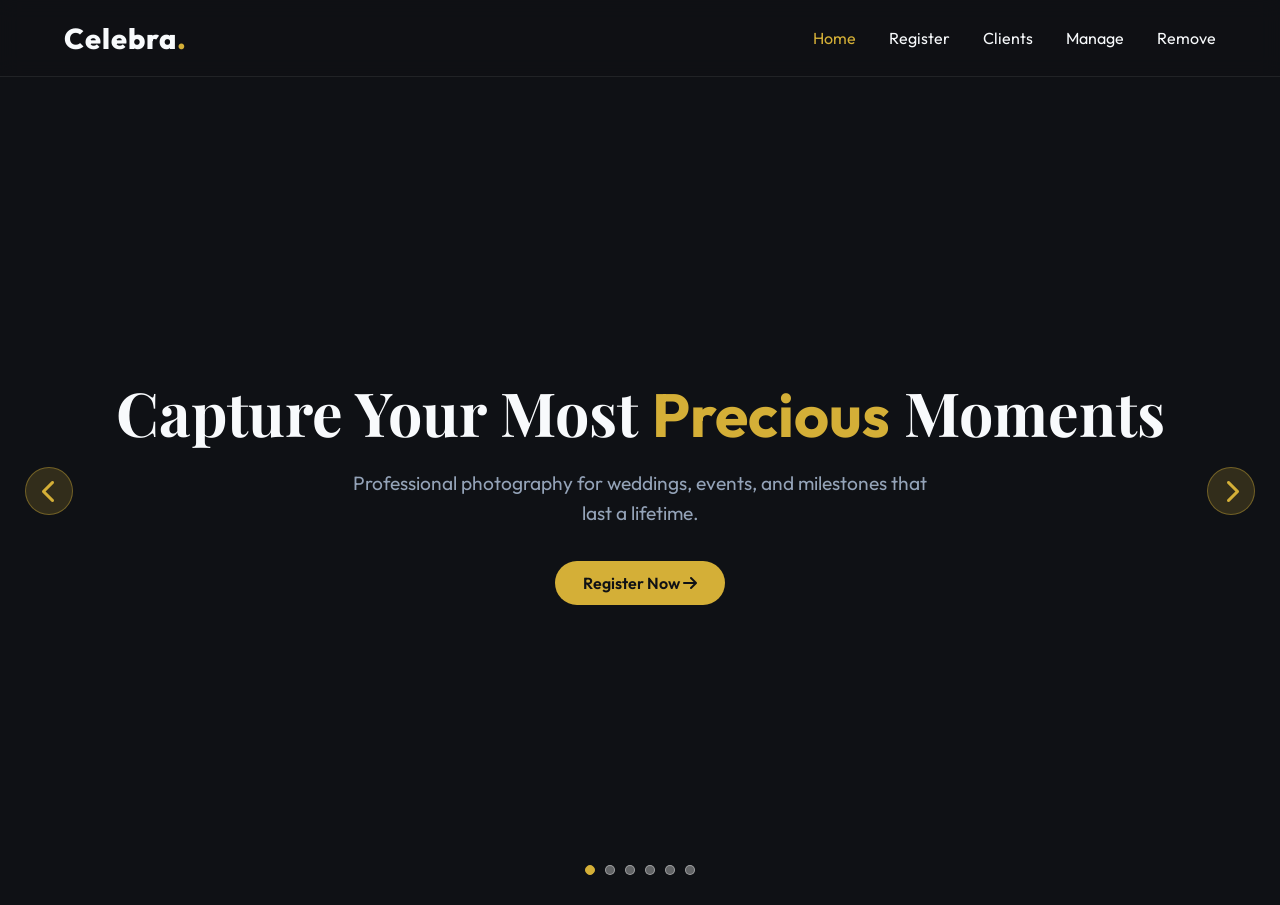
<file: EventBookingSystem/src/main/resources/static/index.html>
<!DOCTYPE html>
<html lang="en">

<head>
    <meta charset="UTF-8">
    <meta name="viewport" content="width=device-width, initial-scale=1.0">
    <title>Celebra Event Photography - Users</title>
    <link
        href="https://fonts.googleapis.com/css2?family=Outfit:wght@300;400;600;800&family=Playfair+Display:ital,wght@0,600;1,600&display=swap"
        rel="stylesheet">
    <link rel="stylesheet" href="https://cdnjs.cloudflare.com/ajax/libs/font-awesome/6.4.0/css/all.min.css">
    <link rel="stylesheet" href="css/style.css">
    <style>
        .notification-inline {
            padding: 15px;
            border-radius: 8px;
            font-size: 0.9rem;
            margin-bottom: 20px;
            display: none;
            text-align: center;
        }
        .notification-inline.success { background: rgba(0, 200, 83, 0.2); border: 1px solid #00c853; color: #fff; display: block; }
        .notification-inline.error { background: rgba(255, 61, 0, 0.2); border: 1px solid #ff3d00; color: #fff; display: block; }

        /* ---- Hero Slideshow ---- */
        .slideshow-wrapper {
            position: relative;
            width: 100%;
            height: calc(100vh - 72px);
            overflow: hidden;
        }
        .slide {
            position: absolute;
            inset: 0;
            opacity: 0;
            transition: opacity 1.2s ease-in-out;
            background-size: cover;
            background-position: center;
        }
        .slide.active { opacity: 1; }
        .slide-overlay {
            position: absolute;
            inset: 0;
            background: linear-gradient(135deg, rgba(15,17,21,0.82) 0%, rgba(15,17,21,0.45) 100%);
            display: flex;
            flex-direction: column;
            align-items: center;
            justify-content: center;
            text-align: center;
            padding: 0 20px;
        }
        .slide-overlay h1 {
            font-size: 3.8rem;
            line-height: 1.15;
            margin-bottom: 18px;
        }
        .slide-overlay p {
            font-size: 1.2rem;
            max-width: 600px;
            margin-bottom: 32px;
        }
        /* Dot indicators */
        .slide-dots {
            position: absolute;
            bottom: 30px;
            left: 50%;
            transform: translateX(-50%);
            display: flex;
            gap: 10px;
            z-index: 10;
        }
        .dot {
            width: 10px;
            height: 10px;
            border-radius: 50%;
            background: rgba(255,255,255,0.35);
            border: 1px solid rgba(255,255,255,0.4);
            cursor: pointer;
            transition: background 0.3s ease;
        }
        .dot.active { background: #d4af37; border-color: #d4af37; }
        /* Prev/Next arrows */
        .slide-arrow {
            position: absolute;
            top: 50%;
            transform: translateY(-50%);
            background: rgba(212,175,55,0.18);
            border: 1px solid rgba(212,175,55,0.4);
            color: #d4af37;
            font-size: 1.5rem;
            width: 48px;
            height: 48px;
            border-radius: 50%;
            display: flex;
            align-items: center;
            justify-content: center;
            cursor: pointer;
            z-index: 10;
            transition: background 0.3s;
        }
        .slide-arrow:hover { background: rgba(212,175,55,0.38); }
        .slide-arrow.prev { left: 25px; }
        .slide-arrow.next { right: 25px; }
    </style>
</head>

<body>

    <!-- Navigation -->
    <nav class="navbar">
        <div class="logo">Celebra<span>.</span></div>
        <div class="nav-links">
            <a href="#" id="nav-home" class="active" onclick="showSection('home')">Home</a>
            <a href="#" id="nav-register" onclick="showSection('register')">Register</a>
            <a href="#" id="nav-clients" onclick="showSection('clients')">Clients</a>
            <a href="#" id="nav-manage" onclick="showSection('manage')">Manage</a>
            <a href="#" id="nav-remove" onclick="showSection('remove')">Remove</a>
        </div>
    </nav>

    <!-- Home / Slideshow Section -->
    <section id="home" class="section-active" style="padding: 0; min-height: auto;">
        <div class="slideshow-wrapper">

            <!-- Slide 1: Wedding -->
            <div class="slide active" style="background-image: url('https://images.unsplash.com/photo-1519741497674-611481863552?w=1600&auto=format&fit=crop');">
                <div class="slide-overlay">
                    <h1>Capture Your Most <span>Precious</span> Moments</h1>
                    <p>Professional photography for weddings, events, and milestones that last a lifetime.</p>
                    <button class="btn-primary" onclick="showSection('register')">Register Now <i class="fas fa-arrow-right"></i></button>
                </div>
            </div>

            <!-- Slide 2: Engagement -->
            <div class="slide" style="background-image: url('https://images.unsplash.com/photo-1537633552985-df8429e8048b?w=1600&auto=format&fit=crop');">
                <div class="slide-overlay">
                    <h1>Timeless <span>Engagement</span> Photography</h1>
                    <p>Document the start of your forever with our expert photographers.</p>
                    <button class="btn-primary" onclick="showSection('register')">Get Started <i class="fas fa-arrow-right"></i></button>
                </div>
            </div>

            <!-- Slide 3: Party -->
            <div class="slide" style="background-image: url('https://images.unsplash.com/photo-1516450360452-9312f5e86fc7?w=1600&auto=format&fit=crop');">
                <div class="slide-overlay">
                    <h1>Vibrant <span>Party</span> Coverage</h1>
                    <p>From intimate gatherings to grand celebrations — we capture every moment.</p>
                    <button class="btn-primary" onclick="showSection('register')">Book a Slot <i class="fas fa-arrow-right"></i></button>
                </div>
            </div>

            <!-- Slide 4: Corporate -->
            <div class="slide" style="background-image: url('https://images.unsplash.com/photo-1540575467063-178a50c2df87?w=1600&auto=format&fit=crop');">
                <div class="slide-overlay">
                    <h1>Professional <span>Corporate</span> Events</h1>
                    <p>High-quality visual coverage for conferences, launches, and company milestones.</p>
                    <button class="btn-primary" onclick="showSection('register')">Register Client <i class="fas fa-arrow-right"></i></button>
                </div>
            </div>

            <!-- Slide 5: Graduation -->
            <div class="slide" style="background-image: url('https://images.unsplash.com/photo-1523050854058-8df90110c9f1?w=1600&auto=format&fit=crop');">
                <div class="slide-overlay">
                    <h1>Celebrate <span>Graduation</span> Milestones</h1>
                    <p>Honor academic achievements with beautiful, lasting photography.</p>
                    <button class="btn-primary" onclick="showSection('register')">Start Booking <i class="fas fa-arrow-right"></i></button>
                </div>
            </div>

            <!-- Slide 6: Portrait -->
            <div class="slide" style="background-image: url('https://images.unsplash.com/photo-1502164980785-f8aa41d53611?w=1600&auto=format&fit=crop');">
                <div class="slide-overlay">
                    <h1>Stunning <span>Portrait</span> Sessions</h1>
                    <p>Individual and family portraits crafted with artistry and care.</p>
                    <button class="btn-primary" onclick="showSection('register')">Register Now <i class="fas fa-arrow-right"></i></button>
                </div>
            </div>

            <!-- Arrows -->
            <div class="slide-arrow prev" onclick="changeSlide(-1)"><i class="fas fa-chevron-left"></i></div>
            <div class="slide-arrow next" onclick="changeSlide(1)"><i class="fas fa-chevron-right"></i></div>

            <!-- Dots -->
            <div class="slide-dots" id="slide-dots"></div>
        </div>
    </section>

    <!-- Register Section -->
    <section id="register" class="section-hidden">
        <div class="container" style="margin-top: 120px;">
            <div class="section-header">
                <h2>Client <span>Registration</span></h2>
                <p>Register a new client for photography services</p>
            </div>
            
            <div class="glass-panel" style="max-width: 500px; margin: 0 auto;">
                <div id="add-alert" class="notification-inline"></div>
                <div class="form-group">
                    <label>Full Name</label>
                    <input type="text" id="add-name" required placeholder="John Doe">
                </div>
                <div class="form-group">
                    <label>Email Address</label>
                    <input type="email" id="add-email" required placeholder="john@example.com">
                </div>
                <div class="form-group">
                    <label>Password</label>
                    <input type="password" id="add-password" required placeholder="Password">
                </div>
                <div class="form-group">
                    <label>Package Type</label>
                    <select id="add-type" required>
                        <option value="Regular">Standard Package</option>
                        <option value="Premium">Premium Package</option>
                    </select>
                </div>
                <button type="button" class="btn-primary btn-full" onclick="addUser()">Contact & Register</button>
            </div>
        </div>
    </section>

    <!-- Clients Section -->
    <section id="clients" class="section-hidden">
        <div class="container" style="margin-top: 120px;">
            <div class="section-header">
                <h2>Client <span>Portfolio</span></h2>
                <p>View registered clients</p>
            </div>
            <button class="btn-primary" style="margin-bottom: 20px;" onclick="loadUsers()">Refresh Data</button>
            <div id="view-alert" class="notification-inline"></div>
            <div class="table-container">
                <table class="glass-table">
                    <thead>
                        <tr>
                            <th>ID</th>
                            <th>Client Name</th>
                            <th>Email</th>
                            <th>Package</th>
                            <th>Actions</th>
                        </tr>
                    </thead>
                    <tbody id="user-table-body">
                        <tr><td colspan="5" style="text-align:center; padding: 40px; color: rgba(255,255,255,0.5);">Loading clients...</td></tr>
                    </tbody>
                </table>
            </div>
        </div>
    </section>

    <!-- Manage Section -->
    <section id="manage" class="section-hidden">
        <div class="container" style="margin-top: 120px;">
            <div class="section-header">
                <h2>Manage <span>Client Details</span></h2>
                <p>Update client information</p>
            </div>
            
            <div class="glass-panel" style="max-width: 500px; margin: 0 auto;">
                <div id="update-alert" class="notification-inline"></div>
                <div class="form-group" style="display:flex; gap:10px;">
                    <input type="text" id="upd-id" placeholder="Client ID (e.g. U1716...)" style="margin-bottom:0;">
                    <button class="btn-primary" onclick="lookupUser()">Find</button>
                </div>
                
                <div class="form-group">
                    <label>Full Name</label>
                    <input type="text" id="upd-name" placeholder="Full Name">
                </div>
                <div class="form-group">
                    <label>Email Address</label>
                    <input type="email" id="upd-email" placeholder="Email Address">
                </div>
                <div class="form-group">
                    <label>New Password (Optional)</label>
                    <input type="password" id="upd-password" placeholder="New Password">
                </div>
                
                <button type="button" class="btn-primary btn-full" onclick="updateUser()">Save Changes</button>
            </div>
        </div>
    </section>

    <!-- Remove Section -->
    <section id="remove" class="section-hidden">
        <div class="container" style="margin-top: 120px;">
            <div class="section-header">
                <h2>Remove <span>Client</span></h2>
                <p>Delete a client from the system</p>
            </div>
            
            <div class="glass-panel" style="max-width: 500px; margin: 0 auto;">
                <div id="del-alert" class="notification-inline"></div>
                <div class="form-group">
                    <label>Client ID</label>
                    <input type="text" id="del-id" placeholder="Client ID to remove">
                </div>
                <button type="button" class="btn-primary btn-full" style="background: #e74c3c;" onclick="deleteUser()">Confirm Deletion</button>
            </div>
        </div>
    </section>

    <script>
        function showSection(sectionId) {
            document.querySelectorAll('section').forEach(s => {
                s.classList.remove('section-active');
                s.classList.add('section-hidden');
            });
            document.getElementById(sectionId).classList.remove('section-hidden');
            document.getElementById(sectionId).classList.add('section-active');
            
            document.querySelectorAll('.nav-links a').forEach(a => a.classList.remove('active'));
            document.getElementById('nav-' + sectionId).classList.add('active');

            if (sectionId === 'clients') loadUsers();
            // Resume slideshow when on home, pause otherwise
            if (sectionId === 'home') {
                if (typeof resetTimer === 'function') resetTimer();
            } else {
                if (typeof autoTimer !== 'undefined') clearInterval(autoTimer);
            }
        }

        function showAlert(id, msg, type) {
            const el = document.getElementById(id);
            el.textContent = msg;
            el.className = 'notification-inline ' + type;
            setTimeout(() => el.style.display = 'none', 4000);
        }

        async function addUser() {
            const name     = document.getElementById('add-name').value.trim();
            const email    = document.getElementById('add-email').value.trim();
            const password = document.getElementById('add-password').value.trim();
            const userType = document.getElementById('add-type').value;

            if (!name || !email || !password) {
                showAlert('add-alert', 'Please fill in all fields.', 'error'); return;
            }

            const form = new URLSearchParams({ name, email, password, userType });
            try {
                const res  = await fetch('/users/add', { method: 'POST', body: form });
                const data = await res.json();
                if (data.success) {
                    showAlert('add-alert', 'Registration successful. ID: ' + data.userId, 'success');
                    document.getElementById('add-name').value = '';
                    document.getElementById('add-email').value = '';
                    document.getElementById('add-password').value = '';
                } else {
                    showAlert('add-alert', data.message, 'error');
                }
            } catch(e) {
                showAlert('add-alert', 'Error communicating with server.', 'error');
            }
        }

        async function loadUsers() {
            const tbody = document.getElementById('user-table-body');
            tbody.innerHTML = '<tr><td colspan="5" style="text-align:center; padding: 40px;">Loading data...</td></tr>';

            try {
                const res   = await fetch('/users');
                const users = await res.json();

                if (!users.length) {
                    tbody.innerHTML = '<tr><td colspan="5" style="text-align:center; padding: 40px; color: rgba(255,255,255,0.5);">No clients registered yet.</td></tr>';
                    return;
                }

                tbody.innerHTML = users.map(u => `
                    <tr>
                        <td style="font-size:0.8rem; color:rgba(255,255,255,0.6);">${u.userId}</td>
                        <td><strong>${u.name}</strong></td>
                        <td>${u.email}</td>
                        <td><span style="display:inline-block; padding:4px 8px; border-radius:4px; background:rgba(255,255,255,0.1); font-size:0.8rem;">${u.userType}${u.discountCode ? ' (' + u.discountCode + ')' : ''}</span></td>
                        <td style="display:flex;gap:10px;">
                            <button class="btn-primary" style="padding: 5px 15px; font-size: 0.8rem;" onclick="prefillUpdate('${u.userId}','${u.name}','${u.email}')">Edit</button>
                            <button class="btn-primary" style="padding: 5px 15px; font-size: 0.8rem; background: #e74c3c;" onclick="prefillDelete('${u.userId}')">Del</button>
                        </td>
                    </tr>`).join('');
            } catch(e) {
                tbody.innerHTML = '<tr><td colspan="5" style="text-align:center; padding: 40px; color: #ff3d00;">Failed to load clients.</td></tr>';
            }
        }

        function prefillUpdate(id, name, email) {
            showSection('manage');
            document.getElementById('upd-id').value    = id;
            document.getElementById('upd-name').value  = name;
            document.getElementById('upd-email').value = email;
            document.getElementById('upd-password').value = '';
        }

        async function lookupUser() {
            const id = document.getElementById('upd-id').value.trim();
            if (!id) { showAlert('update-alert','Enter a Client ID first.','error'); return; }
            try {
                const res  = await fetch('/users/' + id);
                if (res.ok) {
                    const data = await res.json();
                    if (data.userId) {
                        document.getElementById('upd-name').value  = data.name;
                        document.getElementById('upd-email').value = data.email;
                        showAlert('update-alert', 'Client found. You may edit details.', 'success');
                    } else {
                        showAlert('update-alert', 'Client ID not found.', 'error');
                    }
                } else {
                    showAlert('update-alert', 'Client ID not found.', 'error');
                }
            } catch(e) {
                showAlert('update-alert', 'Error communicating with server.', 'error');
            }
        }

        async function updateUser() {
            const userId   = document.getElementById('upd-id').value.trim();
            const name     = document.getElementById('upd-name').value.trim();
            const email    = document.getElementById('upd-email').value.trim();
            const password = document.getElementById('upd-password').value.trim();

            if (!userId || !name || !email) {
                showAlert('update-alert', 'ID, Name, and Email are required.', 'error'); return;
            }

            const form = new URLSearchParams({ userId, name, email, password });
            try {
                const res  = await fetch('/users/update', { method: 'POST', body: form });
                const data = await res.json();
                showAlert('update-alert', data.message, data.success ? 'success' : 'error');
            } catch (e) {
                showAlert('update-alert', 'Error communicating with server.', 'error');
            }
        }

        function prefillDelete(id) {
            showSection('remove');
            document.getElementById('del-id').value = id;
        }

        async function deleteUser() {
            const userId = document.getElementById('del-id').value.trim();
            if (!userId) { showAlert('del-alert', 'Please enter a Client ID.', 'error'); return; }

            if (!confirm('Are you sure you want to remove client: ' + userId + '?')) return;

            const form = new URLSearchParams({ userId });
            try {
                const res  = await fetch('/users/delete', { method: 'POST', body: form });
                const data = await res.json();
                showAlert('del-alert', data.message, data.success ? 'success' : 'error');
                if (data.success) document.getElementById('del-id').value = '';
            } catch(e) {
                showAlert('del-alert', 'Error communicating with server.', 'error');
            }
        }

        // ---- Slideshow Logic ----
        const slides   = document.querySelectorAll('.slide');
        const dotsWrap = document.getElementById('slide-dots');
        let current    = 0;
        let autoTimer  = null;

        // Build dots dynamically
        slides.forEach((_, i) => {
            const d = document.createElement('div');
            d.className = 'dot' + (i === 0 ? ' active' : '');
            d.onclick = () => goTo(i);
            dotsWrap.appendChild(d);
        });

        function goTo(n) {
            slides[current].classList.remove('active');
            dotsWrap.children[current].classList.remove('active');
            current = (n + slides.length) % slides.length;
            slides[current].classList.add('active');
            dotsWrap.children[current].classList.add('active');
            resetTimer();
        }

        function changeSlide(dir) { goTo(current + dir); }

        function resetTimer() {
            clearInterval(autoTimer);
            autoTimer = setInterval(() => goTo(current + 1), 5000);
        }

        resetTimer(); // Start auto-play on page load
    </script>

</body>
</html>
</file>
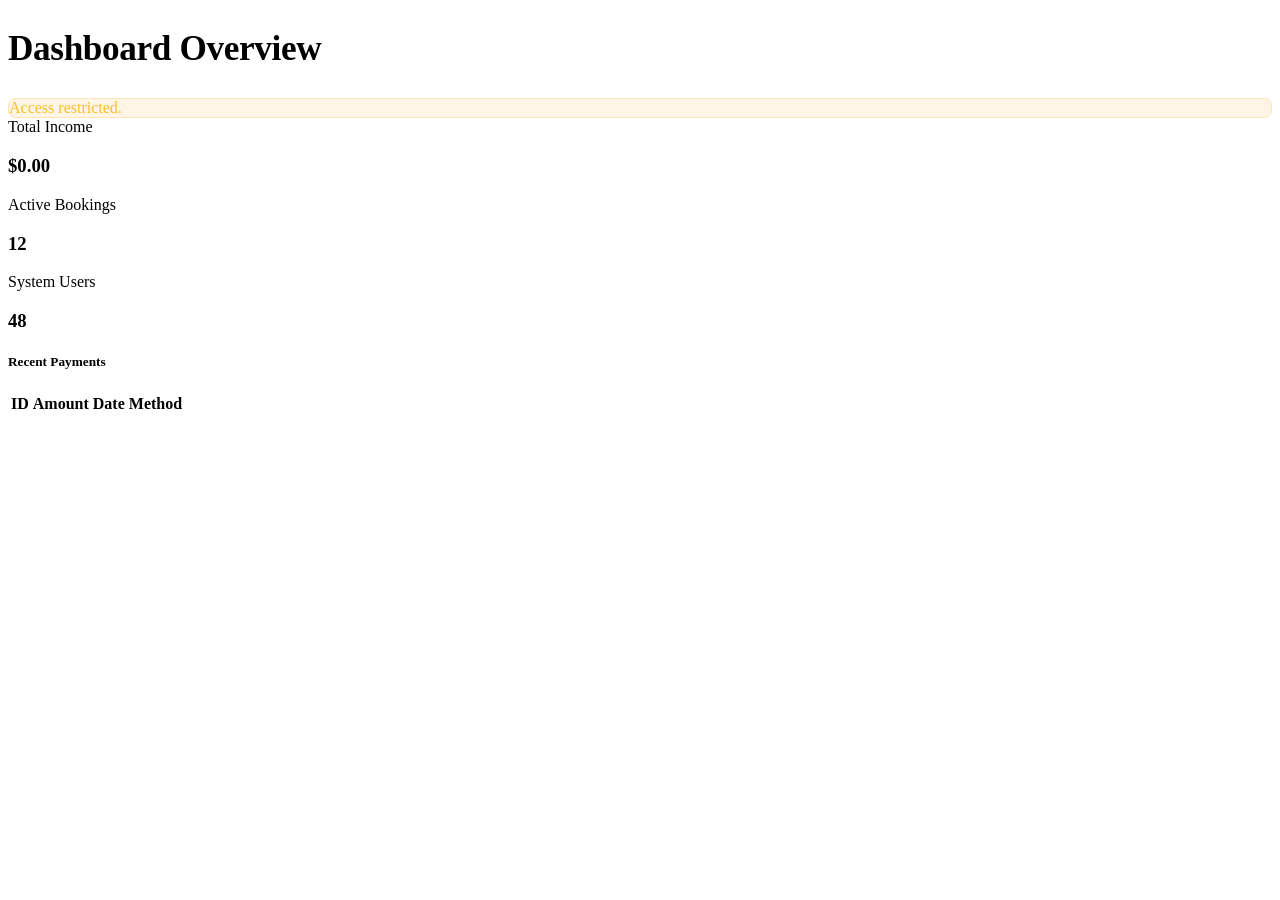
<file: admin/target/classes/templates/dashboard.html>
<!DOCTYPE html>
<html xmlns:th="http://www.thymeleaf.org">
<head th:replace="~{fragments/layout :: head(title='Dashboard')}"></head>
<body>
    <div th:replace="~{fragments/layout :: sidebar}"></div>

    <main class="main-content">
        <div class="d-flex justify-content-between align-items-center mb-4">
            <h2 class="fw-bold" style="font-family: 'Playfair Display', serif; color: var(--primary-gold); font-size: 2.2rem; letter-spacing: -0.01em;">Dashboard Overview</h2>
            <div th:if="${param.error}" class="alert alert-warning py-2 mb-0" style="background-color: rgba(245, 158, 11, 0.1); border: 1px solid rgba(245, 158, 11, 0.2); color: #fbbf24; border-radius: 8px;">
                <i class="bi bi-exclamation-triangle"></i> Access restricted.
            </div>
        </div>

        <div class="row g-4 mb-4">
            <div class="col-md-4">
                <div class="card p-4">
                    <div class="text-muted small mb-1">Total Income</div>
                    <h3 class="fw-bold mb-0" th:text="${'$' + #numbers.formatDecimal(totalIncome, 1, 'COMMA', 2, 'POINT')}">$0.00</h3>
                </div>
            </div>
            <div class="col-md-4">
                <div class="card p-4">
                    <div class="text-muted small mb-1">Active Bookings</div>
                    <h3 class="fw-bold mb-0">12</h3>
                </div>
            </div>
            <div class="col-md-4">
                <div class="card p-4">
                    <div class="text-muted small mb-1">System Users</div>
                    <h3 class="fw-bold mb-0">48</h3>
                </div>
            </div>
        </div>

        <div class="card">
            <div class="card-body">
                <h5 class="card-title mb-4 fw-bold">Recent Payments</h5>
                <div class="table-responsive">
                    <table class="table align-middle">
                        <thead class="table-light">
                            <tr>
                                <th>ID</th>
                                <th>Amount</th>
                                <th>Date</th>
                                <th>Method</th>
                            </tr>
                        </thead>
                        <tbody>
                            <tr th:each="payment : ${recentPayments}">
                                <td th:text="${payment.id}"></td>
                                <td th:text="${'$' + payment.amount}"></td>
                                <td th:text="${payment.paymentDate}"></td>
                                <td>
                                    <span class="badge bg-light text-dark" th:text="${payment.method}"></span>
                                </td>
                            </tr>
                        </tbody>
                    </table>
                </div>
            </div>
        </div>
    </main>
</body>
</html>
</file>
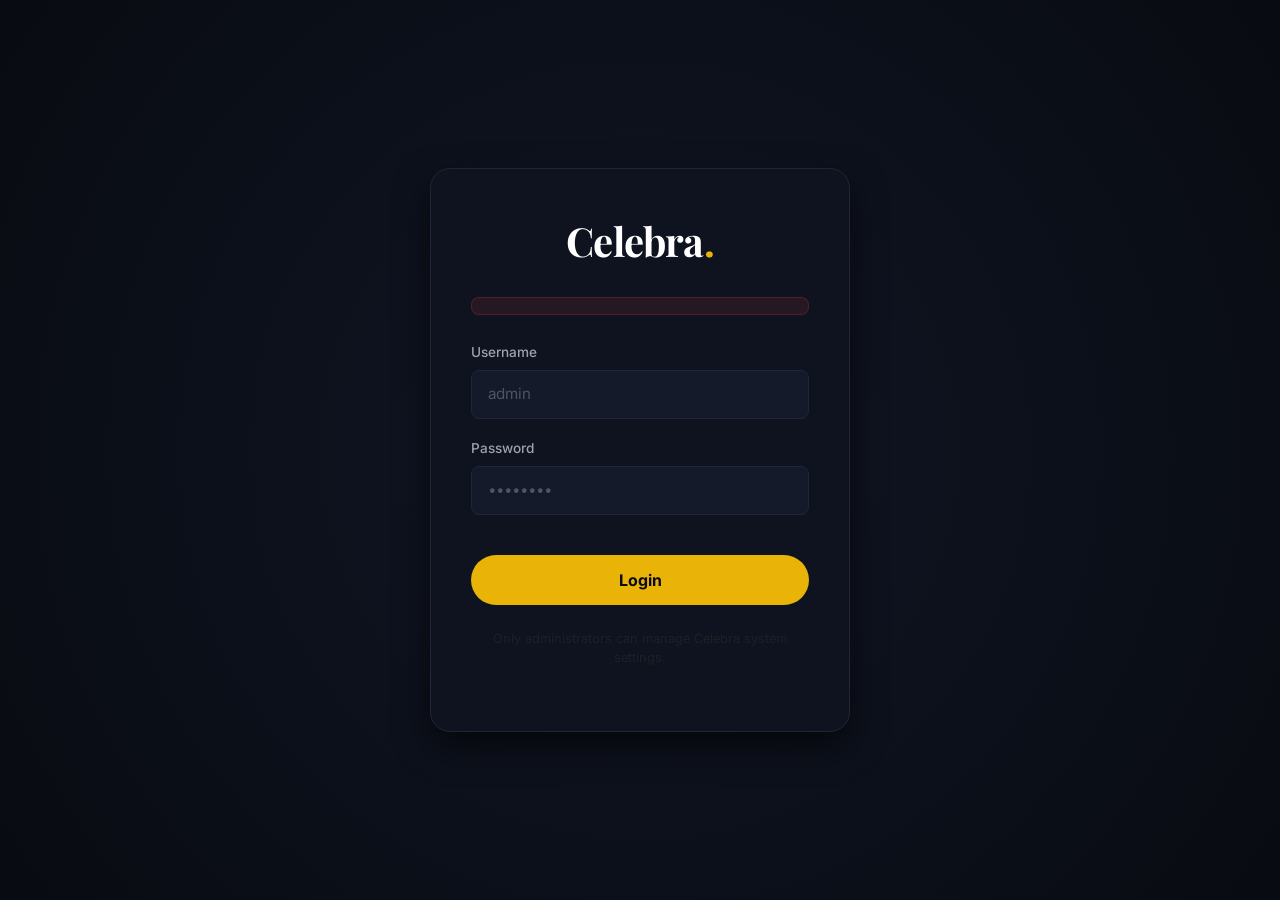
<file: admin/target/classes/templates/login.html>
<!DOCTYPE html>
<html xmlns:th="http://www.thymeleaf.org">
<head>
    <meta charset="UTF-8">
    <title>Login - Celebra Admin</title>
    <link href="https://cdn.jsdelivr.net/npm/bootstrap@5.3.0/dist/css/bootstrap.min.css" rel="stylesheet">
    <link href="https://fonts.googleapis.com/css2?family=Playfair+Display:ital,wght@0,400..900;1,400..900&family=Inter:wght@300;400;500;600;700;800&display=swap" rel="stylesheet">
    <style>
        :root {
            --primary-gold: #f3c06b;
            --btn-gold: #eab308;
            --bg-dark: #080b11;
            --card-dark: #0f131f;
            --input-dark: #141a29;
            --border-dark: #1e2638;
            --text-gray: #9ca3af;
        }

        body {
            background: radial-gradient(circle at center, #111625 0%, var(--bg-dark) 100%);
            height: 100vh;
            display: flex;
            align-items: center;
            justify-content: center;
            color: #ffffff;
            font-family: 'Inter', sans-serif;
        }

        .login-card {
            width: 100%;
            max-width: 420px;
            background-color: var(--card-dark);
            border: 1px solid var(--border-dark);
            padding: 3rem 2.5rem;
            border-radius: 20px;
            box-shadow: 0 15px 35px rgba(0, 0, 0, 0.6);
        }

        .brand-logo {
            font-family: 'Playfair Display', serif;
            font-size: 2.5rem;
            font-weight: 700;
            color: #ffffff;
            text-align: center;
            margin-bottom: 2rem;
            letter-spacing: -0.02em;
        }

        .brand-logo span {
            color: var(--btn-gold);
        }

        .form-label {
            color: var(--text-gray);
            font-size: 0.85rem;
            font-weight: 500;
            margin-bottom: 0.5rem;
        }

        .form-control {
            background-color: var(--input-dark);
            border: 1px solid var(--border-dark);
            color: #ffffff;
            border-radius: 8px;
            padding: 0.75rem 1rem;
            font-size: 0.95rem;
        }

        .form-control::placeholder {
            color: #4b5563;
        }

        .form-control:focus {
            background-color: var(--input-dark);
            border-color: var(--btn-gold);
            color: #ffffff;
            box-shadow: 0 0 0 2px rgba(234, 179, 8, 0.15);
        }

        .btn-gold-pill {
            background-color: var(--btn-gold);
            color: #080b11;
            font-weight: 700;
            font-size: 1rem;
            border-radius: 50px;
            padding: 0.8rem 2rem;
            border: none;
            transition: all 0.3s ease;
            width: 100%;
            margin-top: 1rem;
        }

        .btn-gold-pill:hover {
            background-color: #f59e0b;
            transform: translateY(-1px);
            box-shadow: 0 5px 15px rgba(234, 179, 8, 0.3);
        }
    </style>
</head>
<body>
    <div class="login-card">
        <h1 class="brand-logo">Celebra<span>.</span></h1>
        
        <div th:if="${error}" class="alert alert-danger py-2 mb-4 text-center" 
             style="background-color: rgba(239, 68, 68, 0.1); border: 1px solid rgba(239, 68, 68, 0.2); color: #fca5a5; border-radius: 8px; font-size: 0.9rem;" 
             th:text="${error}"></div>
             
        <form th:action="@{/login}" method="post">
            <div class="mb-3">
                <label class="form-label">Username</label>
                <input type="text" name="username" class="form-control" placeholder="admin" required autocomplete="off">
            </div>
            <div class="mb-4">
                <label class="form-label">Password</label>
                <input type="password" name="password" class="form-control" placeholder="••••••••" required>
            </div>
            
            <button type="submit" class="btn-gold-pill">Login</button>
        </form>
        
        <p class="text-center mt-4 text-muted small" style="font-size: 0.8rem;">Only administrators can manage Celebra system settings.</p>
    </div>
</body>
</html>
</file>
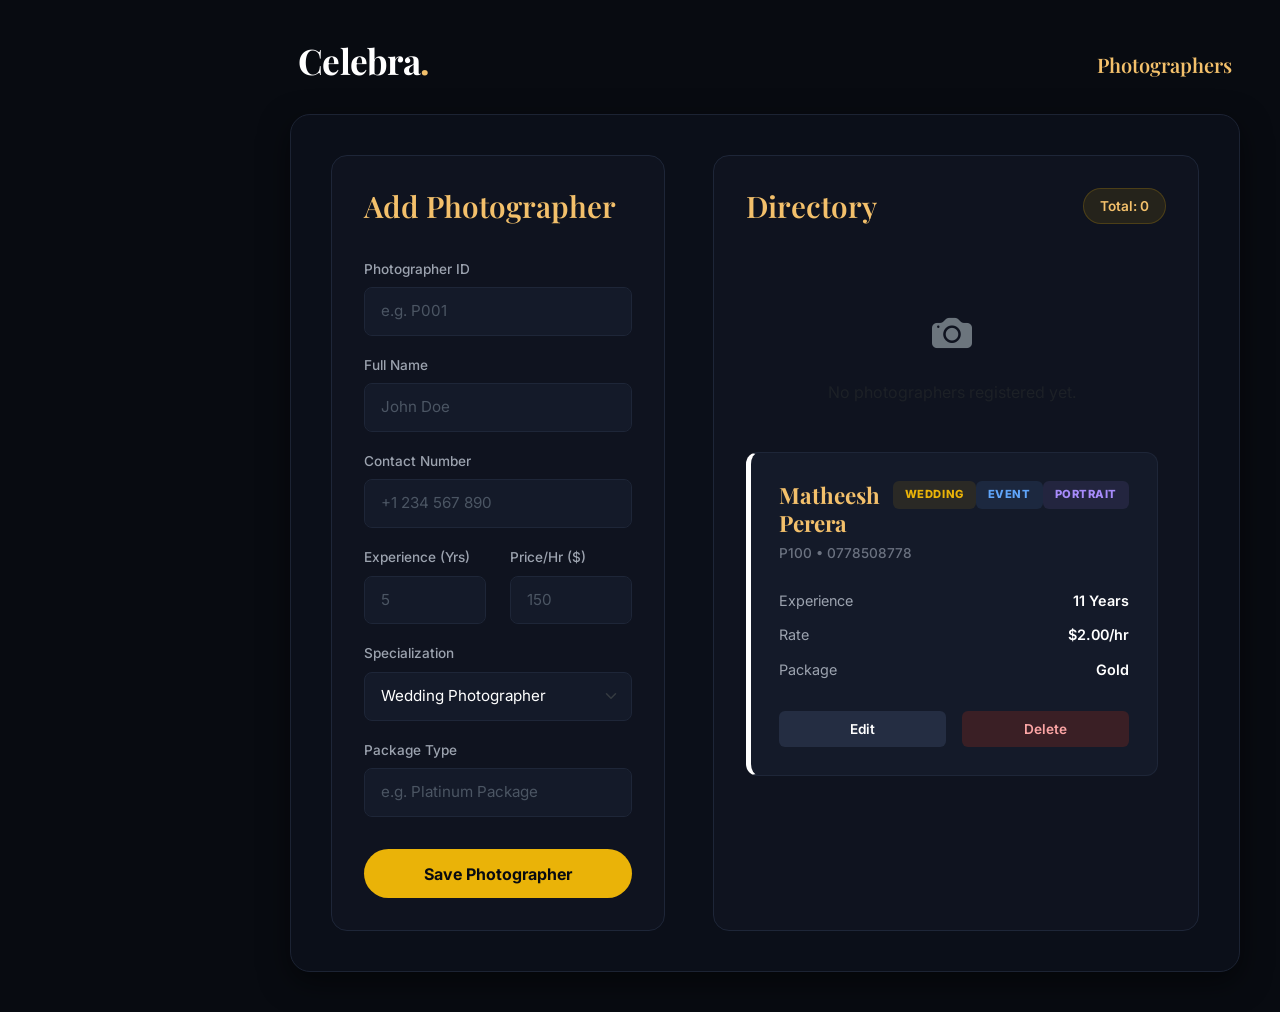
<file: admin/target/classes/templates/photographers.html>
<!DOCTYPE html>
<html xmlns:th="http://www.thymeleaf.org">
<head>
    <meta charset="UTF-8">
    <meta name="viewport" content="width=device-width, initial-scale=1.0">
    <title>Celebra - Photographers Directory</title>
    <link href="https://cdn.jsdelivr.net/npm/bootstrap@5.3.0/dist/css/bootstrap.min.css" rel="stylesheet">
    <link rel="stylesheet" href="https://cdn.jsdelivr.net/npm/bootstrap-icons@1.11.0/font/bootstrap-icons.css">
    <link href="https://fonts.googleapis.com/css2?family=Playfair+Display:ital,wght@0,400..900;1,400..900&family=Inter:wght@300;400;500;600;700;800&display=swap" rel="stylesheet">
    <style>
        :root {
            --primary-gold: #f3c06b;
            --btn-gold: #eab308;
            --bg-dark: #080b11;
            --card-dark: #0f131f;
            --input-dark: #141a29;
            --border-dark: #1e2638;
            --text-gray: #9ca3af;
        }

        body {
            background-color: var(--bg-dark);
            color: #ffffff;
            font-family: 'Inter', sans-serif;
            min-height: 100vh;
        }

        /* Override main content spacing since we are using layout.html sidebar */
        .main-content {
            margin-left: 250px;
            padding: 2.5rem;
            background-color: var(--bg-dark);
            min-height: 100vh;
        }

        /* Beautiful Serif Branding Fonts */
        .brand-logo {
            font-family: 'Playfair Display', serif;
            font-size: 2.2rem;
            font-weight: 700;
            color: #ffffff;
            letter-spacing: -0.02em;
        }

        .brand-logo span {
            color: var(--primary-gold);
        }

        .section-header-text {
            font-family: 'Playfair Display', serif;
            font-size: 1.25rem;
            font-weight: 600;
            color: var(--primary-gold);
            margin-top: 0.5rem;
        }

        .form-title, .dir-title {
            font-family: 'Playfair Display', serif;
            font-size: 1.85rem;
            font-weight: 600;
            color: var(--primary-gold);
            margin-bottom: 2rem;
        }

        /* Main Container Border Layout */
        .celebra-container {
            border: 1px solid #1c2333;
            border-radius: 20px;
            padding: 2.5rem;
            background-color: #0b0f19;
            box-shadow: 0 10px 30px rgba(0, 0, 0, 0.5);
            margin-top: 1rem;
        }

        /* Cards and Elements Styling */
        .glass-pane {
            background-color: var(--card-dark);
            border: 1px solid var(--border-dark);
            border-radius: 16px;
            padding: 2rem;
            height: 100%;
        }

        .form-label {
            color: var(--text-gray);
            font-size: 0.85rem;
            font-weight: 500;
            margin-bottom: 0.5rem;
        }

        .form-control, .form-select {
            background-color: var(--input-dark);
            border: 1px solid var(--border-dark);
            color: #ffffff;
            border-radius: 8px;
            padding: 0.75rem 1rem;
            font-size: 0.95rem;
            transition: all 0.3s ease;
        }

        .form-control::placeholder {
            color: #4b5563;
        }

        .form-control:focus, .form-select:focus {
            background-color: var(--input-dark);
            border-color: var(--btn-gold);
            color: #ffffff;
            box-shadow: 0 0 0 2px rgba(234, 179, 8, 0.15);
        }

        .form-control[readonly] {
            background-color: #0c0e14;
            border-color: #171d2b;
            color: #6b7280;
        }

        /* Gold Pill Button */
        .btn-gold-pill {
            background-color: var(--btn-gold);
            color: #080b11;
            font-weight: 700;
            font-size: 1rem;
            border-radius: 50px;
            padding: 0.8rem 2rem;
            border: none;
            transition: all 0.3s ease;
            width: 100%;
        }

        .btn-gold-pill:hover {
            background-color: #f59e0b;
            transform: translateY(-2px);
            box-shadow: 0 5px 15px rgba(234, 179, 8, 0.3);
        }

        /* Directory Cards Styling */
        .dir-header {
            display: flex;
            justify-content: space-between;
            align-items: center;
            margin-bottom: 2rem;
        }

        .total-badge {
            background-color: rgba(234, 179, 8, 0.1);
            border: 1px solid rgba(234, 179, 8, 0.2);
            color: var(--primary-gold);
            border-radius: 50px;
            padding: 0.4rem 1rem;
            font-size: 0.85rem;
            font-weight: 600;
        }

        .photographer-card {
            background-color: var(--input-dark);
            border: 1px solid var(--border-dark);
            border-radius: 12px;
            padding: 1.75rem;
            margin-bottom: 1.5rem;
            position: relative;
            border-left: 5px solid;
            transition: all 0.3s ease;
        }

        .photographer-card:hover {
            transform: translateY(-3px);
            box-shadow: 0 8px 20px rgba(0, 0, 0, 0.4);
        }

        /* Specialized left border colors based on specialization */
        .card-wedding {
            border-left-color: var(--btn-gold);
        }

        .card-event {
            border-left-color: #60a5fa;
        }

        .card-other {
            border-left-color: #a78bfa;
        }

        .card-header-row {
            display: flex;
            justify-content: space-between;
            align-items: flex-start;
            margin-bottom: 0.4rem;
        }

        .photo-name {
            font-family: 'Playfair Display', serif;
            font-size: 1.4rem;
            font-weight: 700;
            color: var(--primary-gold);
            margin: 0;
            line-height: 1.25;
            max-width: 70%;
        }

        /* Custom Badges */
        .spec-badge {
            font-size: 0.7rem;
            font-weight: 800;
            padding: 0.35rem 0.75rem;
            border-radius: 6px;
            letter-spacing: 0.05em;
        }

        .badge-wedding {
            background-color: rgba(234, 179, 8, 0.1);
            color: var(--btn-gold);
        }

        .badge-event {
            background-color: rgba(96, 165, 250, 0.1);
            color: #60a5fa;
        }

        .badge-other {
            background-color: rgba(167, 139, 250, 0.1);
            color: #a78bfa;
        }

        .photo-meta {
            color: #6b7280;
            font-size: 0.85rem;
            font-weight: 500;
            margin-bottom: 1.25rem;
        }

        .info-table {
            width: 100%;
            margin-bottom: 1.5rem;
        }

        .info-table td {
            padding: 0.4rem 0;
            font-size: 0.9rem;
        }

        .info-label {
            color: var(--text-gray);
            font-weight: 400;
        }

        .info-value {
            text-align: right;
            font-weight: 600;
            color: #ffffff;
        }

        /* Action Buttons */
        .card-actions {
            display: flex;
            gap: 1rem;
        }

        .btn-card-edit {
            background-color: #242d42;
            color: #ffffff;
            font-weight: 600;
            font-size: 0.85rem;
            border: none;
            border-radius: 6px;
            padding: 0.5rem 0;
            flex: 1;
            transition: all 0.3s ease;
            text-align: center;
            text-decoration: none;
        }

        .btn-card-edit:hover {
            background-color: #2d3852;
            color: #ffffff;
        }

        .btn-card-delete {
            background-color: #3a1f25;
            color: #fca5a5;
            font-weight: 600;
            font-size: 0.85rem;
            border: none;
            border-radius: 6px;
            padding: 0.5rem 0;
            flex: 1;
            transition: all 0.3s ease;
            text-align: center;
            text-decoration: none;
        }

        .btn-card-delete:hover {
            background-color: #4a242c;
            color: #fca5a5;
        }
    </style>
</head>
<body th:with="currentPage='photographers'">
    <!-- Include Sidebar layout -->
    <div th:replace="~{fragments/layout :: sidebar}"></div>

    <main class="main-content">
        <!-- Header Row -->
        <div class="d-flex justify-content-between align-items-center mb-4 px-2">
            <h1 class="brand-logo">Celebra<span>.</span></h1>
            <h2 class="section-header-text">Photographers</h2>
        </div>

        <!-- Master Content Container -->
        <div class="celebra-container">
            <div class="row g-5">
                
                <!-- Left Pane: Form -->
                <div class="col-lg-5">
                    <div class="glass-pane">
                        <h2 class="form-title" th:text="${editMode ? 'Edit Photographer' : 'Add Photographer'}">Add Photographer</h2>
                        
                        <form th:action="@{/photographers/save}" th:object="${photographer}" method="post">
                            
                            <!-- Photographer ID (Editable on Add, ReadOnly on Edit) -->
                            <div class="mb-3">
                                <label class="form-label">Photographer ID</label>
                                <input type="text" th:field="*{id}" class="form-control" placeholder="e.g. P001" th:readonly="${editMode}" required>
                            </div>

                            <!-- Full Name -->
                            <div class="mb-3">
                                <label class="form-label">Full Name</label>
                                <input type="text" th:field="*{fullName}" class="form-control" placeholder="John Doe" required>
                            </div>

                            <!-- Contact Number -->
                            <div class="mb-3">
                                <label class="form-label">Contact Number</label>
                                <input type="text" th:field="*{contactNumber}" class="form-control" placeholder="+1 234 567 890" required>
                            </div>

                            <!-- Experience & Price Side-by-Side -->
                            <div class="row mb-3">
                                <div class="col-6">
                                    <label class="form-label">Experience (Yrs)</label>
                                    <input type="number" th:field="*{experience}" class="form-control" placeholder="5" min="0" required>
                                </div>
                                <div class="col-6">
                                    <label class="form-label">Price/Hr ($)</label>
                                    <input type="number" step="0.01" th:field="*{rate}" class="form-control" placeholder="150" min="0" required>
                                </div>
                            </div>

                            <!-- Specialization Dropdown -->
                            <div class="mb-3">
                                <label class="form-label">Specialization</label>
                                <select th:field="*{specialization}" class="form-select" required>
                                    <option value="Wedding Photographer">Wedding Photographer</option>
                                    <option value="Event Photographer">Event Photographer</option>
                                    <option value="Portrait Photographer">Portrait Photographer</option>
                                </select>
                            </div>

                            <!-- Package Type -->
                            <div class="mb-4">
                                <label class="form-label">Package Type</label>
                                <input type="text" th:field="*{packageType}" class="form-control" placeholder="e.g. Platinum Package" required>
                            </div>

                            <!-- Submit Button -->
                            <div class="pt-2">
                                <button type="submit" class="btn-gold-pill">Save Photographer</button>
                            </div>
                        </form>
                    </div>
                </div>

                <!-- Right Pane: Directory -->
                <div class="col-lg-7">
                    <div class="glass-pane">
                        <div class="dir-header">
                            <h2 class="dir-title m-0">Directory</h2>
                            <div class="total-badge" th:text="${'Total: ' + photographers.size()}">Total: 0</div>
                        </div>

                        <!-- Photographers Loop -->
                        <div class="directory-list" style="max-height: 600px; overflow-y: auto; padding-right: 0.5rem;">
                            
                            <!-- If no photographers exist -->
                            <div th:if="${photographers.empty}" class="text-center py-5 text-muted">
                                <i class="bi bi-camera-fill fs-1 mb-3 d-block text-secondary"></i>
                                No photographers registered yet.
                            </div>

                            <!-- Individual Card -->
                            <div th:each="photo : ${photographers}" 
                                 class="photographer-card" 
                                 th:classappend="${photo.specialization == 'Wedding Photographer' ? 'card-wedding' : (photo.specialization == 'Event Photographer' ? 'card-event' : 'card-other')}">
                                
                                <div class="card-header-row">
                                    <h3 class="photo-name" th:text="${photo.fullName}">Matheesh Perera</h3>
                                    
                                    <!-- Dynamic Badge based on specialization -->
                                    <span th:if="${photo.specialization == 'Wedding Photographer'}" class="spec-badge badge-wedding">WEDDING</span>
                                    <span th:if="${photo.specialization == 'Event Photographer'}" class="spec-badge badge-event">EVENT</span>
                                    <span th:if="${photo.specialization != 'Wedding Photographer' and photo.specialization != 'Event Photographer'}" 
                                          class="spec-badge badge-other" 
                                          th:text="${#strings.toUpperCase(photo.specialization.replace(' Photographer', ''))}">PORTRAIT</span>
                                </div>

                                <!-- ID and Contact Info -->
                                <div class="photo-meta" th:text="${photo.id + ' • ' + photo.contactNumber}">P100 • 0778508778</div>

                                <!-- Details Table -->
                                <table class="info-table">
                                    <tr>
                                        <td class="info-label">Experience</td>
                                        <td class="info-value" th:text="${photo.experience + ' Years'}">11 Years</td>
                                    </tr>
                                    <tr>
                                        <td class="info-label">Rate</td>
                                        <td class="info-value" th:text="${'$' + #numbers.formatDecimal(photo.rate, 1, 'COMMA', 2, 'POINT') + '/hr'}">$2.00/hr</td>
                                    </tr>
                                    <tr>
                                        <!-- If specialization is Event, label changes to Event; otherwise Package -->
                                        <td class="info-label" th:text="${photo.specialization == 'Event Photographer' ? 'Event' : 'Package'}">Package</td>
                                        <td class="info-value" th:text="${photo.packageType}">Gold</td>
                                    </tr>
                                </table>

                                <!-- Actions Row -->
                                <div class="card-actions">
                                    <a th:href="@{/photographers(editId=${photo.id})}" class="btn-card-edit">Edit</a>
                                    <a th:href="@{'/photographers/delete/' + ${photo.id}}" 
                                       class="btn-card-delete"
                                       onclick="return confirm('Are you sure you want to delete this photographer?')">Delete</a>
                                </div>
                            </div>
                            
                        </div>
                    </div>
                </div>

            </div>
        </div>
    </main>
</body>
</html>
</file>
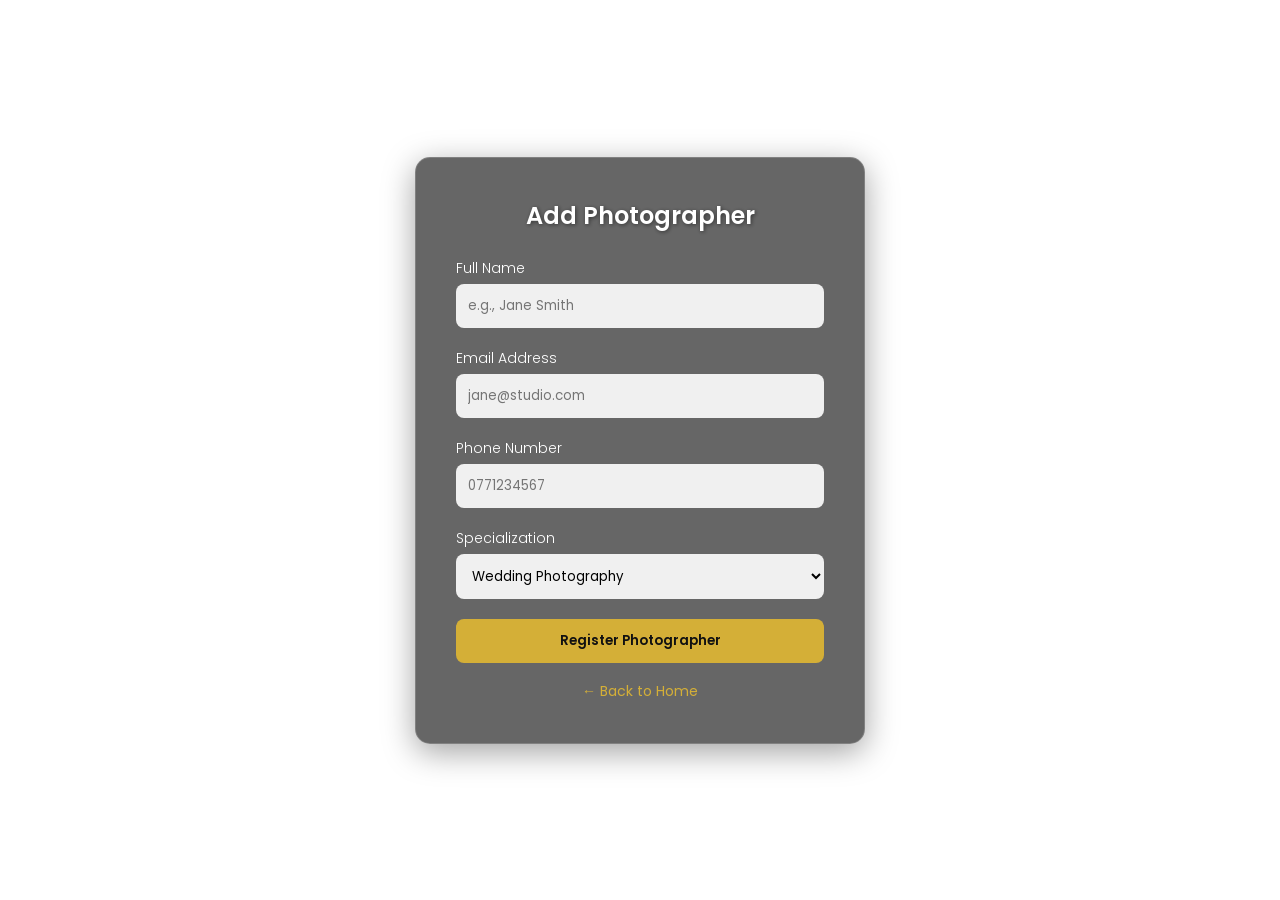
<file: src/main/resources/static/photographer.html>
<!DOCTYPE html>
<html lang="en">
<head>
  <meta charset="UTF-8">
  <meta name="viewport" content="width=device-width, initial-scale=1.0">
  <title>Photographer Management</title>
  <link href="https://fonts.googleapis.com/css2?family=Poppins:wght@300;400;600&display=swap" rel="stylesheet">

  <style>
    * { margin: 0; padding: 0; box-sizing: border-box; font-family: 'Poppins', sans-serif; }
    body {
        background: url('https://images.unsplash.com/photo-1516035069371-29a1b244cc32?q=80&w=2000&auto=format&fit=crop') no-repeat center center fixed;
        background-size: cover; display: flex; justify-content: center; align-items: center; height: 100vh;
    }
    .form-container {
        background: rgba(0, 0, 0, 0.6); /* Slightly darker for staff pages */
        backdrop-filter: blur(12px); -webkit-backdrop-filter: blur(12px);
        padding: 40px; border-radius: 15px; width: 100%; max-width: 450px;
        box-shadow: 0 8px 32px 0 rgba(0, 0, 0, 0.37);
        border: 1px solid rgba(255, 255, 255, 0.18); color: #fff;
        animation: slideUpFadeIn 1s ease-out forwards;
    }
    h2 { text-align: center; margin-bottom: 25px; font-weight: 600; text-shadow: 1px 1px 4px rgba(0,0,0,0.5); }
    label { font-size: 14px; font-weight: 300; margin-bottom: 5px; display: block; }
    input, select { width: 100%; padding: 12px; margin-bottom: 20px; border-radius: 8px; border: none; background: rgba(255, 255, 255, 0.9); transition: all 0.3s ease; }
    button { width: 100%; padding: 12px; background-color: #d4af37; color: #111; border: none; border-radius: 8px; font-weight: 600; cursor: pointer; transition: all 0.3s ease; }
    button:hover { background-color: #f1c40f; transform: translateY(-2px); }
    .nav-links { text-align: center; margin-top: 15px; }
    .nav-links a { color: #d4af37; text-decoration: none; font-size: 14px; }
    .nav-links a:hover { text-decoration: underline; }
    @keyframes slideUpFadeIn { 0% { opacity: 0; transform: translateY(40px); } 100% { opacity: 1; transform: translateY(0); } }
  </style>
</head>
<body>

<div class="form-container">
  <h2>Add Photographer</h2>
  <form action="/add-photographer" method="POST">
    <label for="name">Full Name</label>
    <input type="text" id="name" name="name" required placeholder="e.g., Jane Smith">

    <label for="email">Email Address</label>
    <input type="email" id="email" name="email" required placeholder="jane@studio.com">

    <label for="phone">Phone Number</label>
    <input type="text" id="phone" name="phone" required placeholder="0771234567">

    <label for="specialization">Specialization</label>
    <select id="specialization" name="specialization">
      <option value="Wedding">Wedding Photography</option>
      <option value="Event">Corporate / General Events</option>
    </select>

    <button type="submit">Register Photographer</button>
  </form>

  <div class="nav-links">
    <a href="/index.html">← Back to Home</a>
  </div>
</div>

</body>
</html>
</file>
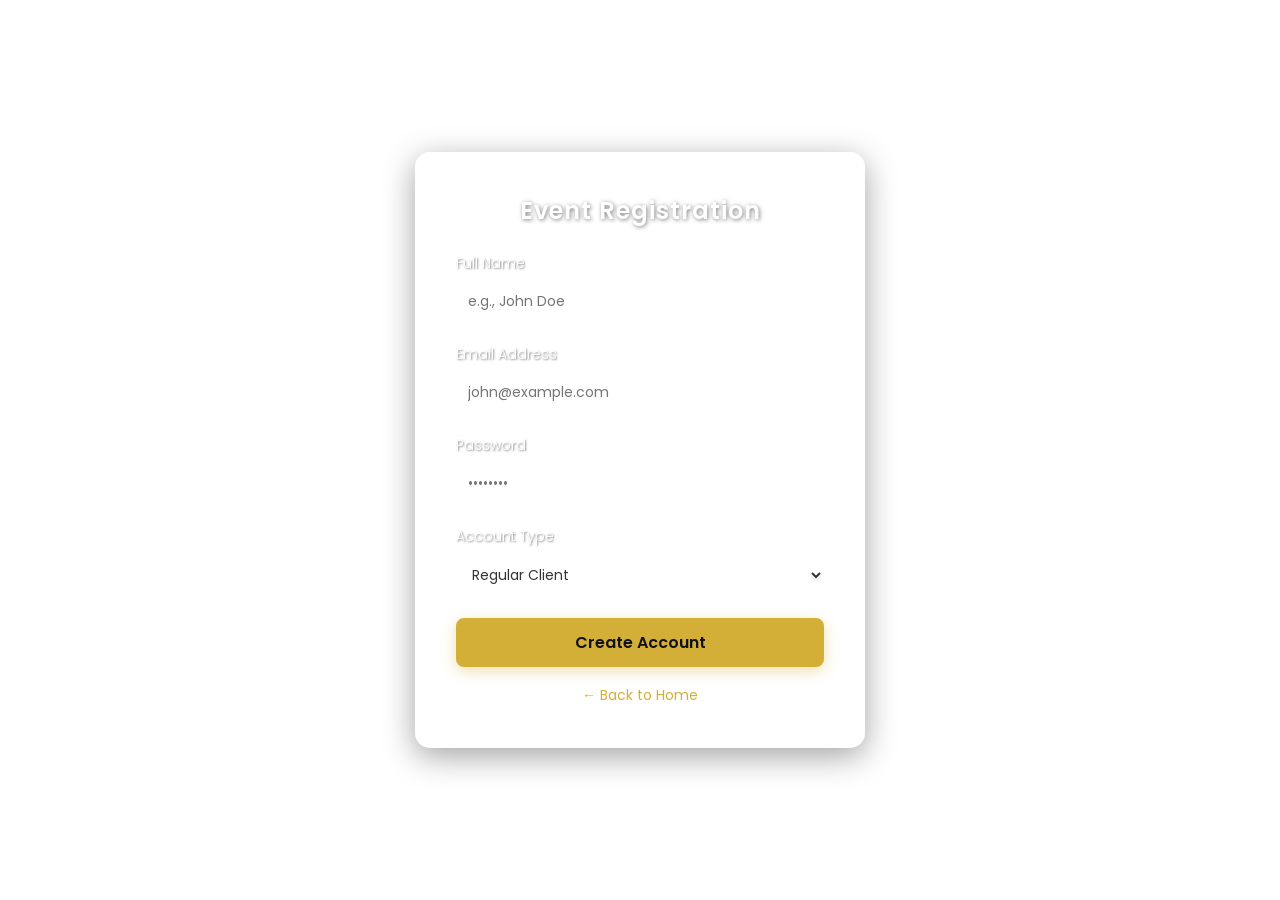
<file: src/main/resources/static/User.html>
<!DOCTYPE html>
<html lang="en">
<head>
    <meta charset="UTF-8">
    <meta name="viewport" content="width=device-width, initial-scale=1.0">
    <title>User Registration - Event Booking</title>
    <link href="https://fonts.googleapis.com/css2?family=Poppins:wght@300;400;600&display=swap" rel="stylesheet">

    <style>
        /* 1. Reset & Background Image Setup */
        * {
            margin: 0;
            padding: 0;
            box-sizing: border-box;
            font-family: 'Poppins', sans-serif;
        }

        body {
            /* Professional camera/event photography background from Unsplash */
            background: url('https://images.unsplash.com/photo-1516035069371-29a1b244cc32?q=80&w=2000&auto=format&fit=crop') no-repeat center center fixed;
            background-size: cover;
            display: flex;
            justify-content: center;
            align-items: center;
            height: 100vh;
        }

        /* 2. Glassmorphism Form Container */
        .form-container {
            background: rgba(255, 255, 255, 0.15); /* Semi-transparent white */
            backdrop-filter: blur(12px);
            -webkit-backdrop-filter: blur(12px);
            padding: 40px;
            border-radius: 15px;
            width: 100%;
            max-width: 450px;
            box-shadow: 0 8px 32px 0 rgba(0, 0, 0, 0.37);
            border: 1px solid rgba(255, 255, 255, 0.18);
            color: #fff;
            animation: slideUpFadeIn 1s ease-out forwards;
        }

        h2 {
            text-align: center;
            margin-bottom: 25px;
            font-weight: 600;
            letter-spacing: 1px;
            text-shadow: 1px 1px 4px rgba(0,0,0,0.5);
        }

        /* Form Inputs Styling */
        label {
            font-size: 14px;
            font-weight: 300;
            margin-bottom: 5px;
            display: block;
            text-shadow: 1px 1px 2px rgba(0,0,0,0.5);
        }

        input, select {
            width: 100%;
            padding: 12px;
            margin-bottom: 20px;
            border-radius: 8px;
            border: none;
            background: rgba(255, 255, 255, 0.8);
            font-size: 14px;
            color: #333;
            transition: all 0.3s ease;
        }

        input:focus, select:focus {
            outline: none;
            background: rgba(255, 255, 255, 1);
            box-shadow: 0 0 10px rgba(255, 255, 255, 0.5);
            transform: scale(1.02);
        }

        /* Submit Button Styling & Animation */
        button {
            width: 100%;
            padding: 12px;
            background-color: #d4af37; /* Premium gold */
            color: #111;
            border: none;
            border-radius: 8px;
            font-size: 16px;
            font-weight: 600;
            cursor: pointer;
            transition: all 0.3s ease;
            box-shadow: 0 4px 15px rgba(212, 175, 55, 0.4);
        }

        button:hover {
            background-color: #f1c40f;
            transform: translateY(-2px);
            box-shadow: 0 6px 20px rgba(241, 196, 15, 0.6);
        }

        /* Nav Links Styling */
        .nav-links {
            text-align: center;
            margin-top: 15px;
        }

        .nav-links a {
            color: #d4af37;
            text-decoration: none;
            font-size: 14px;
        }

        .nav-links a:hover {
            text-decoration: underline;
        }

        /* Animation */
        @keyframes slideUpFadeIn {
            0% { opacity: 0; transform: translateY(40px); }
            100% { opacity: 1; transform: translateY(0); }
        }
    </style>
</head>
<body>

<div class="form-container">
    <h2>Event Registration</h2>
    <form action="/register" method="POST">
        <label for="fullName">Full Name</label>
        <input type="text" id="fullName" name="fullName" required placeholder="e.g., John Doe">

        <label for="email">Email Address</label>
        <input type="email" id="email" name="email" required placeholder="john@example.com">

        <label for="password">Password</label>
        <input type="password" id="password" name="password" required placeholder="••••••••">

        <label for="userType">Account Type</label>
        <select id="userType" name="userType">
            <option value="Regular">Regular Client</option>
            <option value="Premium">Premium Client</option>
        </select>

        <button type="submit">Create Account</button>
    </form>

    <div class="nav-links">
        <a href="index.html">← Back to Home</a>
    </div>
</div>

</body>
</html>
</file>
<file: EventBookingSystem/src/main/resources/static/css/style.css>
:root {
    --bg-dark: #0f1115;
    --bg-card: rgba(255, 255, 255, 0.03);
    --primary: #d4af37; /* Elegant Gold */
    --primary-hover: #b5952f;
    --secondary: #d4af37;
    --text-main: #f8fafc;
    --text-muted: #94a3b8;
    --glass-border: rgba(255, 255, 255, 0.08);
}

* {
    margin: 0;
    padding: 0;
    box-sizing: border-box;
    font-family: 'Outfit', sans-serif;
}

body {
    background-color: var(--bg-dark);
    color: var(--text-main);
    overflow-x: hidden;
    /* Clean, solid dark background without the neon multi-color radial gradients */
}

/* Typography */
h1, h2, h3 {
    font-family: 'Playfair Display', serif;
}

h1 {
    font-size: 4rem;
    line-height: 1.1;
    margin-bottom: 20px;
}

h1 span, h2 span {
    color: var(--primary); /* Single solid color instead of gradient */
}

p {
    color: var(--text-muted);
    font-size: 1.1rem;
    line-height: 1.6;
}

/* Navigation */
.navbar {
    display: flex;
    justify-content: space-between;
    align-items: center;
    padding: 20px 5%;
    background: rgba(15, 17, 21, 0.8);
    backdrop-filter: blur(10px);
    position: sticky;
    top: 0;
    z-index: 100;
    border-bottom: 1px solid var(--glass-border);
}

.logo {
    font-size: 1.8rem;
    font-weight: 800;
    letter-spacing: 1px;
}

.logo span {
    color: var(--primary);
}

.nav-links a {
    color: var(--text-main);
    text-decoration: none;
    margin-left: 30px;
    font-weight: 400;
    transition: color 0.3s ease;
}

.nav-links a:hover, .nav-links a.active {
    color: var(--primary);
}

/* Sections */
section {
    padding: 80px 5%;
    min-height: calc(100vh - 80px);
}

.section-hidden {
    display: none;
}

.section-active {
    display: block;
    animation: fadeIn 0.5s ease;
}

@keyframes fadeIn {
    from { opacity: 0; transform: translateY(20px); }
    to { opacity: 1; transform: translateY(0); }
}

.container {
    max-width: 1200px;
    margin: 0 auto;
}

.section-header {
    text-align: center;
    margin-bottom: 50px;
}

.section-header h2 {
    font-size: 3rem;
}

/* Buttons */
.btn-primary {
    background-color: var(--primary);
    color: #0f1115; /* Dark text on gold button for contrast */
    border: none;
    padding: 12px 28px;
    border-radius: 30px;
    font-size: 1rem;
    font-weight: 600;
    cursor: pointer;
    transition: transform 0.3s ease, box-shadow 0.3s ease, background-color 0.3s ease;
    display: inline-block;
}

.btn-primary:hover {
    background-color: var(--primary-hover);
    transform: translateY(-2px);
    box-shadow: 0 10px 20px rgba(212, 175, 55, 0.2);
}

.btn-sm {
    padding: 8px 16px;
    font-size: 0.9rem;
}

.btn-full {
    width: 100%;
}

.btn-danger {
    background: rgba(239, 68, 68, 0.2);
    color: #ef4444;
    border: 1px solid rgba(239, 68, 68, 0.3);
    padding: 6px 12px;
    border-radius: 6px;
    cursor: pointer;
    transition: all 0.2s;
}

.btn-danger:hover {
    background: rgba(239, 68, 68, 0.4);
}

.btn-edit {
    background: rgba(59, 130, 246, 0.2);
    color: #3b82f6;
    border: 1px solid rgba(59, 130, 246, 0.3);
    padding: 6px 12px;
    border-radius: 6px;
    cursor: pointer;
    transition: all 0.2s;
    margin-right: 5px;
}

.btn-edit:hover {
    background: rgba(59, 130, 246, 0.4);
}

/* Hero Section */
.hero {
    display: flex;
    align-items: center;
    justify-content: space-between;
    height: 100%;
    gap: 50px;
}

.hero-content {
    flex: 1;
}

.hero-content p {
    margin-bottom: 30px;
    font-size: 1.2rem;
}

.hero-image {
    flex: 1;
    position: relative;
}

.hero-image img {
    width: 100%;
    border-radius: 20px;
    box-shadow: 0 20px 40px rgba(0,0,0,0.5);
    border: 1px solid var(--glass-border);
}

.hero-image::after {
    content: '';
    position: absolute;
    inset: -10px;
    border: 2px solid var(--primary);
    border-radius: 25px;
    z-index: -1;
    transform: translate(15px, 15px);
    opacity: 0.5;
}

/* Cards */
.event-grid, .package-grid {
    display: grid;
    grid-template-columns: repeat(auto-fit, minmax(300px, 1fr));
    gap: 30px;
}

.event-card {
    background: var(--bg-card);
    border: 1px solid var(--glass-border);
    border-radius: 20px;
    overflow: hidden;
    cursor: pointer;
    transition: transform 0.3s ease, border-color 0.3s ease;
    backdrop-filter: blur(10px);
}

.event-card:hover {
    transform: translateY(-10px);
    border-color: var(--primary);
}

.event-img-wrap {
    height: 200px;
    overflow: hidden;
}

.event-img-wrap img {
    width: 100%;
    height: 100%;
    object-fit: cover;
    transition: transform 0.5s ease;
}

.event-card:hover .event-img-wrap img {
    transform: scale(1.1);
}

.event-info {
    padding: 20px;
    text-align: center;
}

.event-info h3 {
    font-size: 1.5rem;
    margin-bottom: 10px;
}

.package-card {
    background: var(--bg-card);
    border: 1px solid var(--glass-border);
    border-radius: 20px;
    padding: 30px;
    position: relative;
    backdrop-filter: blur(10px);
    display: flex;
    flex-direction: column;
}

.package-card h3 {
    font-size: 1.8rem;
    margin-bottom: 15px;
    color: var(--primary);
}

.package-price {
    font-size: 2rem;
    font-weight: 800;
    margin-bottom: 20px;
}

.package-details {
    flex-grow: 1;
    margin-bottom: 25px;
    color: var(--text-main);
}

/* Tables */
.table-container {
    overflow-x: auto;
}

.glass-table {
    width: 100%;
    border-collapse: collapse;
    background: var(--bg-card);
    backdrop-filter: blur(10px);
    border-radius: 15px;
    overflow: hidden;
    border: 1px solid var(--glass-border);
}

.glass-table th, .glass-table td {
    padding: 15px 20px;
    text-align: left;
    border-bottom: 1px solid var(--glass-border);
}

.glass-table th {
    background: rgba(255, 255, 255, 0.05);
    font-weight: 600;
    color: var(--primary);
}

.glass-table tr:hover {
    background: rgba(255, 255, 255, 0.02);
}

/* Modals */
.modal {
    display: none;
    position: fixed;
    z-index: 1000;
    left: 0;
    top: 0;
    width: 100%;
    height: 100%;
    background-color: rgba(0,0,0,0.7);
    backdrop-filter: blur(5px);
    align-items: center;
    justify-content: center;
}

.glass-panel {
    background: rgba(15, 17, 21, 0.95);
    border: 1px solid var(--glass-border);
    border-radius: 20px;
    padding: 40px;
    width: 90%;
    max-width: 500px;
    position: relative;
    box-shadow: 0 25px 50px rgba(0,0,0,0.5);
    animation: slideUp 0.3s ease;
}

@keyframes slideUp {
    from { opacity: 0; transform: translateY(50px); }
    to { opacity: 1; transform: translateY(0); }
}

.close-btn {
    position: absolute;
    top: 20px;
    right: 25px;
    color: var(--text-muted);
    font-size: 28px;
    font-weight: bold;
    cursor: pointer;
}

.close-btn:hover {
    color: white;
}

.form-group {
    margin-bottom: 20px;
}

.form-group label {
    display: block;
    margin-bottom: 8px;
    font-weight: 500;
}

.form-group input, .form-group select, .form-group textarea {
    width: 100%;
    padding: 12px 15px;
    border-radius: 10px;
    background: rgba(0,0,0,0.3);
    border: 1px solid var(--glass-border);
    color: white;
    outline: none;
    transition: border-color 0.3s ease;
}

.form-group input:focus, .form-group select:focus, .form-group textarea:focus {
    border-color: var(--primary);
}

/* Notifications */
.notification {
    position: fixed;
    bottom: 30px;
    right: 30px;
    background: var(--primary);
    color: #0f1115;
    padding: 15px 25px;
    border-radius: 10px;
    box-shadow: 0 10px 20px rgba(0,0,0,0.2);
    transform: translateX(150%);
    transition: transform 0.3s cubic-bezier(0.68, -0.55, 0.265, 1.55);
    z-index: 2000;
    font-weight: bold;
}

.notification.show {
    transform: translateX(0);
}

@media (max-width: 768px) {
    .hero {
        flex-direction: column;
        text-align: center;
    }
    .nav-links {
        display: none; 
    }
    h1 {
        font-size: 2.5rem;
    }
}
</file>
